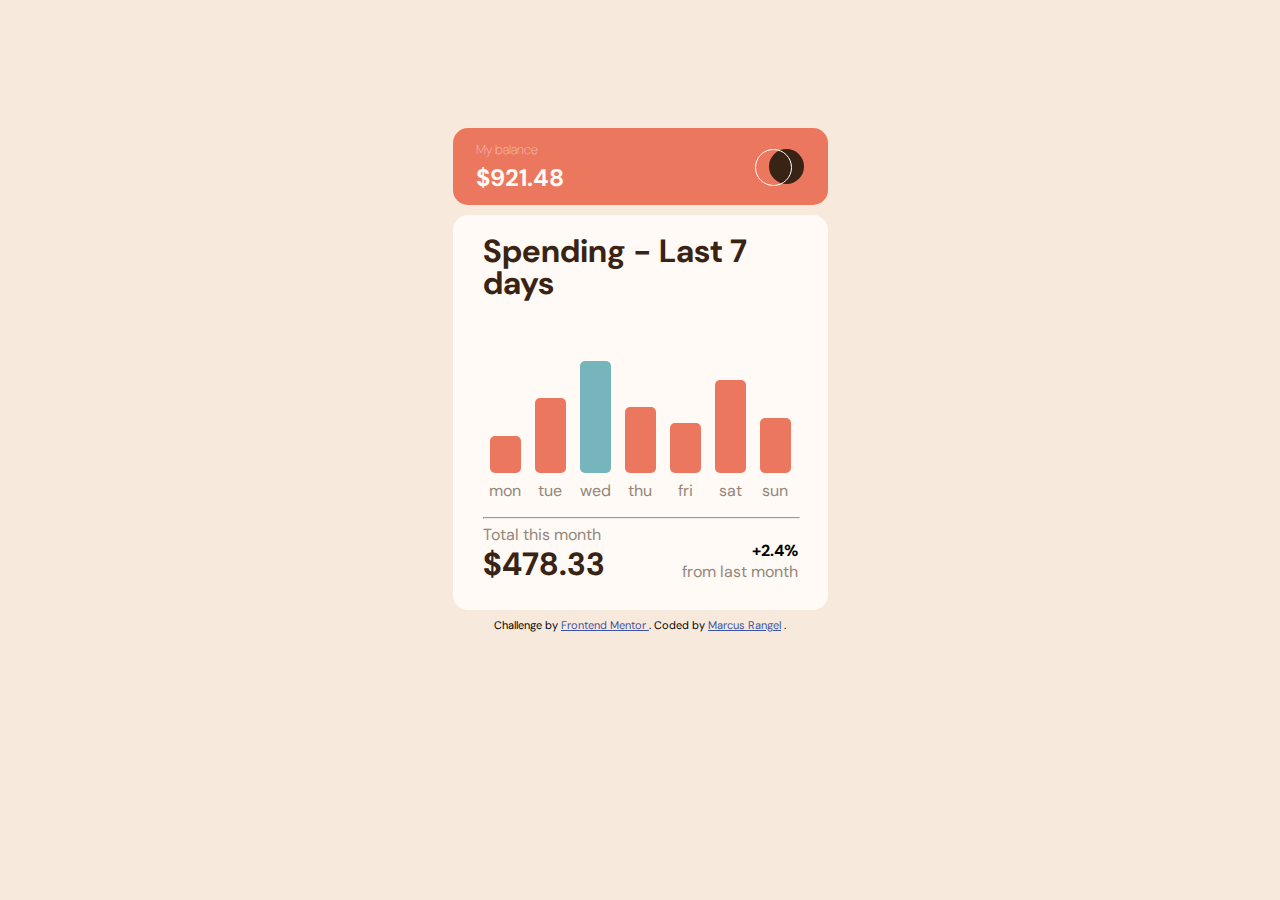
<file: Expenses Chart/index.html>
<!DOCTYPE html>
<html lang="en">
  <head>
    <meta charset="UTF-8" />
    <meta name="viewport" content="width=device-width, initial-scale=1.0" />
    <link rel="stylesheet" href="./styles/index.css" />

    <link
      rel="icon"
      type="image/png"
      sizes="32x32"
      href="./images/icons8-combo-chart-30.png"
    />

    <link rel="preconnect" href="https://fonts.googleapis.com" />
    <link rel="preconnect" href="https://fonts.gstatic.com" crossorigin />
    <link
      href="https://fonts.googleapis.com/css2?family=DM+Sans:wght@400;700&display=swap"
      rel="stylesheet"
    />
    <title>Frontend Mentor | Expenses chart component</title>
  </head>
  <body>
    <main>
      <header>
        <div class="header-wrapper">
          <div class="header-info">
            <p>My balance</p>
            <h2>$921.48</h2>
          </div>
          <div class="circles"></div>
        </div>
      </header>

      <section class="chart-main-info">
        <h1>Spending - Last 7 days</h1>
        <div class="week-data">
          <div class="day-info"></div>
          <div class="day-name"></div>
        </div>

        <hr />
        <div class="total-info">
          <div class="total-month">
            <p>Total this month</p>
            <p>$478.33</p>
          </div>
          <div class="last-month">
            <p style="font-weight: 700; color: var(--d)">+2.4%</p>
            <p>from last month</p>
          </div>
        </div>
      </section>

      <footer class="attribution">
        Challenge by
        <a href="https://www.frontendmentor.io?ref=challenge" target="_blank">
          Frontend Mentor
        </a>
        . Coded by
        <a href="https://github.com/WebDevCampos">Marcus Rangel</a>
        .
      </footer>
    </main>

    <script src="scripts/index.js"></script>
  </body>
</html>
</file>
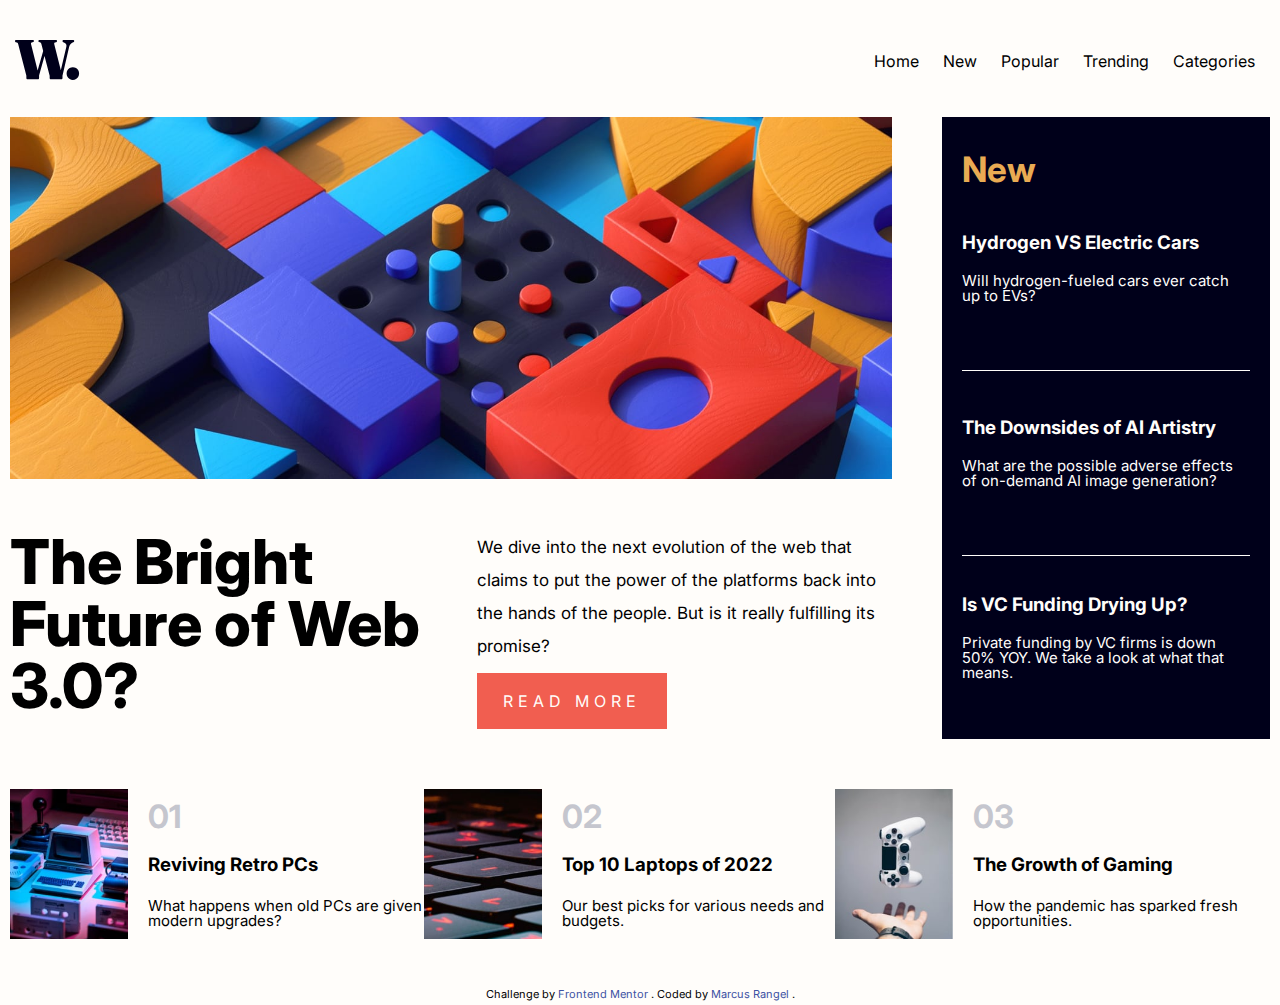
<file: News Page/index.html>
<!DOCTYPE html>
<html lang="en">
  <head>
    <meta charset="UTF-8" />
    <meta name="viewport" content="width=device-width, initial-scale=1.0" />
    <!-- displays site properly based on user's device -->

    <link rel="icon" type="image/png" href="./assets/images/favicon.ico" />
    <link rel="stylesheet" href="./styles/index.css" />
    <link rel="preconnect" href="https://fonts.googleapis.com" />
    <link rel="preconnect" href="https://fonts.gstatic.com" crossorigin />
    <link
      href="https://fonts.googleapis.com/css2?family=Inter:wght@400;700;800&display=swap"
      rel="stylesheet"
    />

    <title>Frontend Mentor | News homepage</title>
  </head>
  <body>
    <main class="grid-container">
      <header class="header">
        <a href="#">
          <img src="./assets/images/logo.svg" alt="Company logo" />
        </a>
        <nav id="top-navigation">
          <a href="#">Home</a>
          <a href="#">New</a>
          <a href="#">Popular</a>
          <a href="#">Trending</a>
          <a href="#">Categories</a>

          <img
            src="./assets/images/icon-menu.svg"
            class="icon"
            alt="menu icon"
          />
        </nav>
      </header>

      <div class="main-content">
        <article>
          <picture>
            <source
              media="(max-width: 768px)"
              srcset="./assets/images/image-web-3-mobile.jpg"
            />

            <img
              src="./assets/images/image-web-3-desktop.jpg"
              alt="Web3 Representation"
            />
          </picture>

          <div class="main-article">
            <div>
              <h1>The Bright Future of Web 3.0?</h1>
            </div>

            <div>
              <p>
                We dive into the next evolution of the web that claims to put
                the power of the platforms back into the hands of the people.
                But is it really fulfilling its promise?
              </p>
              <a class="main-article--button" href="#">READ MORE</a>
            </div>
          </div>
        </article>

        <div class="side-content">
          <h2>New</h2>

          <article>
            <h3>Hydrogen VS Electric Cars</h3>
            <p>Will hydrogen-fueled cars ever catch up to EVs?</p>
          </article>

          <article style="border-top: 1px solid; border-bottom: 1px solid">
            <h3>The Downsides of AI Artistry</h3>
            <p>
              What are the possible adverse effects of on-demand AI image
              generation?
            </p>
          </article>

          <article>
            <h3>Is VC Funding Drying Up?</h3>
            <p>
              Private funding by VC firms is down 50% YOY. We take a look at
              what that means.
            </p>
          </article>
        </div>
      </div>

      <div class="most-read">
        <article>
          <img
            src="./assets/images/image-retro-pcs.jpg"
            alt="PCs Retro Styled"
          />
          <div>
            <p>01</p>
            <h3>Reviving Retro PCs</h3>
            <p>What happens when old PCs are given modern upgrades?</p>
          </div>
        </article>

        <article>
          <img src="./assets/images/image-top-laptops.jpg" alt="Laptops" />
          <div>
            <p>02</p>
            <h3>Top 10 Laptops of 2022</h3>
            <p>Our best picks for various needs and budgets.</p>
          </div>
        </article>

        <article>
          <img
            src="./assets/images/image-gaming-growth.jpg"
            alt="Growth of gaming"
          />
          <div>
            <p>03</p>
            <h3>The Growth of Gaming</h3>
            <p>How the pandemic has sparked fresh opportunities.</p>
          </div>
        </article>
      </div>

      <footer class="attribution">
        Challenge by
        <a href="https://www.frontendmentor.io?ref=challenge" target="_blank">
          Frontend Mentor
        </a>
        . Coded by
        <a href="https://github.com/WebDevCampos">Marcus Rangel</a>
        .
      </footer>

      <aside class="sidenav">
        <div class="closenav-button-x">
          <img
            src="./assets/images/icon-menu-close.svg"
            class="closenav"
            alt="close menu icon"
          />
        </div>
        <div class="sidenav-links">
          <a href="#" class="closenav">New</a>
          <a href="#" class="closenav">Popular</a>
          <a href="#" class="closenav">Trending</a>
          <a href="#" class="closenav">Categories</a>
        </div>
      </aside>
    </main>
    <script src="./scripts/index.js"></script>
  </body>
</html>
</file>
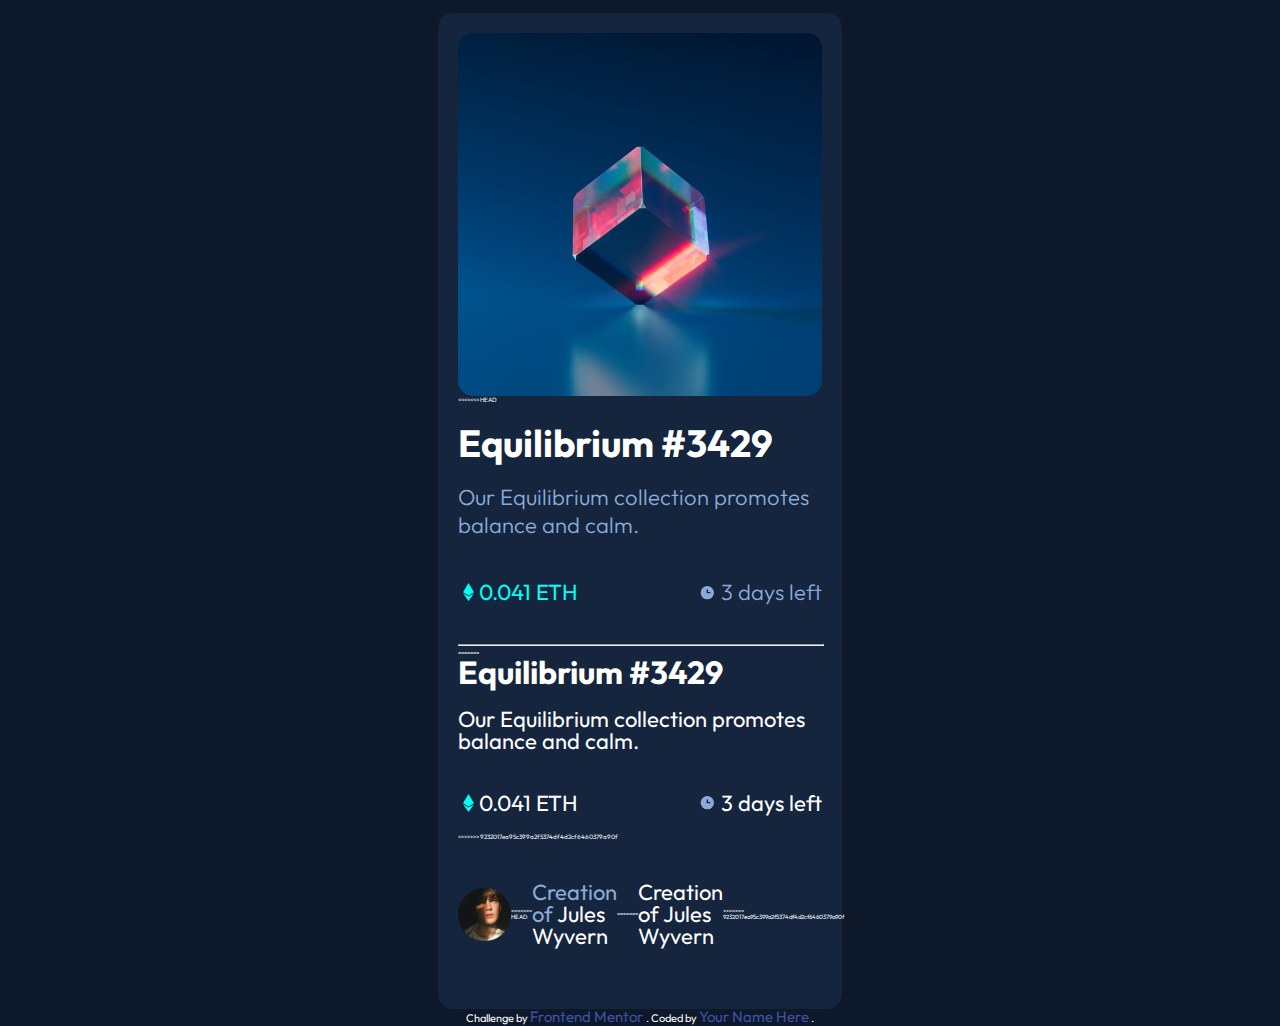
<file: nft-preview-card-component-main/index.html>
<!DOCTYPE html>
<html lang="en">
  <head>
    <meta charset="UTF-8" />
    <meta name="viewport" content="width=device-width, initial-scale=1.0" />
    <link rel="stylesheet" href="./styles/index.css" />
    <!--#region Fonts-->

    <link rel="preconnect" href="https://fonts.googleapis.com" />
    <link rel="preconnect" href="https://fonts.gstatic.com" crossorigin />
    <link
      href="https://fonts.googleapis.com/css2?family=Outfit:wght@300;400;600&display=swap"
      rel="stylesheet"
    />

    <!--#endregion Fonts-->
    <link
      rel="icon"
      type="image/png"
      sizes="32x32"
      href="./images/favicon-32x32.png"
    />

    <title>Frontend Mentor | NFT preview card component</title>
  </head>
  <body>
    <main>
      <img src="./images/image-equilibrium.jpg" alt="NFT Equilibrium" />

<<<<<<< HEAD
      <div class="product">
        <h1 class="product-name">Equilibrium #3429</h1>
        <p class="product-description">
          Our Equilibrium collection promotes balance and calm.
        </p>
      </div>

      <div class="value-and-time">
        <div class="value">
          <img src="./images/icon-ethereum.svg" alt="" aria-hidden="true" />
          <p>0.041 ETH</p>
        </div>
        <div class="time">
          <img src="./images/icon-clock.svg" alt="" aria-hidden="true" />
          <p>3 days left</p>
        </div>
      </div>
      <hr style="width: 100%" />
=======
      <div>
        <h1>Equilibrium #3429</h1>
        <p>Our Equilibrium collection promotes balance and calm.</p>
      </div>
      <div
        style="
          display: flex;
          flex-flow: row;
          justify-content: space-between;
          align-items: center;
        "
      >
        <div style="display: flex; flex-flow: row; align-items: center">
          <img
            src="./images/icon-ethereum.svg"
            alt=""
            aria-hidden="true"
            style="margin: 0 0.5rem"
          />
          <p>0.041 ETH</p>
        </div>
        <div style="display: flex; flex-flow: row; align-items: center">
          <img
            src="./images/icon-clock.svg"
            alt=""
            aria-hidden="true"
            style="margin: 0 0.5rem"
          />
          <p>3 days left</p>
        </div>
      </div>
>>>>>>> 9232017ea95c399a2f5374df4d2cf6460379a90f
      <div class="avatar-section">
        <img
          src="./images/image-avatar.png"
          alt="Creator of Equilibrium Jules Wyvern"
          class="creator-avatar"
        />
<<<<<<< HEAD
        <p>
          <span>Creation of</span>
          Jules Wyvern
        </p>
=======
        <p>Creation of Jules Wyvern</p>
>>>>>>> 9232017ea95c399a2f5374df4d2cf6460379a90f
      </div>
    </main>

    <footer class="attribution">
      Challenge by
      <a href="https://www.frontendmentor.io?ref=challenge" target="_blank">
        Frontend Mentor
      </a>
      . Coded by
      <a href="#">Your Name Here</a>
      .
    </footer>
  </body>
</html>
</file>
<file: Expenses Chart/styles/index.css>
/* http://meyerweb.com/eric/tools/css/reset/ 
   v2.0 | 20110126
   License: none (public domain)
*/
:root {
  --softRed: #ec775f;
  --cyan: #76b5bc;
  --darkBrown: #382314;
  --mediumBrown: #93867b;
  --cream: #f8e9dd;
  --veryPaleOrange: #fffaf5;
}
html,
body,
div,
span,
applet,
object,
iframe,
h1,
h2,
h3,
h4,
h5,
h6,
p,
blockquote,
pre,
a,
abbr,
acronym,
address,
big,
cite,
code,
del,
dfn,
em,
img,
ins,
kbd,
q,
s,
samp,
small,
strike,
strong,
sub,
sup,
tt,
var,
b,
u,
i,
center,
dl,
dt,
dd,
ol,
ul,
li,
fieldset,
form,
label,
legend,
table,
caption,
tbody,
tfoot,
thead,
tr,
th,
td,
article,
aside,
canvas,
details,
embed,
figure,
figcaption,
footer,
header,
hgroup,
menu,
nav,
output,
ruby,
section,
summary,
time,
mark,
audio,
video {
  margin: 0;
  padding: 0;
  border: 0;
}
/* HTML5 display-role reset for older browsers */
article,
aside,
details,
figcaption,
figure,
footer,
header,
hgroup,
menu,
nav,
section {
  display: block;
}

ol,
ul {
  list-style: none;
}
blockquote,
q {
  quotes: none;
}
blockquote:before,
blockquote:after,
q:before,
q:after {
  content: "";
  content: none;
}
table {
  border-collapse: collapse;
  border-spacing: 0;
}
body {
  background-color: var(--cream);
  line-height: 1;
  margin: auto;
  max-width: 1440px;
  font-family: "DM Sans", sans-serif;
}

main {
  max-width: 375px;
  margin: 10% auto 0;
}
header {
  background-color: var(--softRed);
  padding: 15px;
}
hr {
  width: 100%;
}
header,
.chart-main-info {
  border-radius: 15px;
}
.header-wrapper {
  width: 95%;
  margin: auto;
  flex-flow: row nowrap;
  align-items: center;
}
.header-info {
  color: var(--veryPaleOrange);
}
.header-info p {
  font-size: 13px;
  font-weight: lighter;
  margin-bottom: 10px;
}
.circles,
.circles::before {
  width: 35px;
  height: 35px;
  border-radius: 50%;
}
.circles {
  background-color: var(--darkBrown);
  position: relative;
}

.circles::before {
  content: "";
  border: 1px solid #fff;
  right: 12px;
  position: absolute;
}
.chart-main-info,
.day-name div {
  margin: 10px 0;
}

.day-amount {
  border-radius: 5px;
}
.chart-main-info {
  background-color: var(--veryPaleOrange);
  padding: 10px 30px;
}
.chart-main-info h1 {
  color: var(--darkBrown);
  margin: 10px 0 -40px 0;
}
.week-data,
.day-info,
.day-name,
.header-wrapper,
.total-info {
  display: flex;
}
.header-wrapper,
.week-data,
.total-info {
  justify-content: space-between;
}
.week-data {
  flex-flow: column;
  height: 250px;
}
.day-info,
.day-name {
  justify-content: space-around;
  width: 100%;
}
.day-info {
  flex-flow: row-reverse;
  transform: rotate(180deg);
  height: 100%;
}

.day-name div {
  color: var(--mediumBrown);
  width: 100%;
  text-align: center;
}
.day-amount {
  width: 10%;
  background-color: var(--softRed);
  position: relative;
}
.day-amount:nth-child(3){
    background-color: var(--cyan);
}
.day-amount:nth-child(3):hover{
   box-shadow:0 0 100px inset rgb(169 216 230);
}
.day-amount:hover {box-shadow: 0 0 100px inset rgb(237 154 143); cursor:pointer}

.tooltip {
  position: absolute;
  bottom: -25px;
  left: -10px;
  transform: rotate(180deg);
  text-align: center;
  font-size: 12px;
color:#fff;
padding:5px;
border-radius:5px;
  background:var(--darkBrown)

}
.total-info {
  align-items: flex-end;
  margin-bottom: 20px;
}
.total-month p:nth-child(2),
.last-month p:nth-child(2) {
  margin-top: 5px;
}
.total-month p:first-child,
.last-month p:nth-child(2) {
  color: var(--mediumBrown);
}
.total-month p:nth-child(2) {
  font-size: 32px;
  font-weight: 700;
  color: var(--darkBrown);
}

.last-month {
  text-align: end;
}
.last-month:first-child {
  font-weight: 700;
  color: var(--darkBrown);
}

.attribution {
  font-size: 11px;
  text-align: center;
}
.attribution a {
  color: #3e52a3;
}
</file>
<file: News Page/styles/index.css>
@import url(./reset.css);

:root {
  --softOrange: #e9ab53;
  --softRed: #f15e50;
  --offWhite: #fffdfa;
  --grayishBlue: #c5c6ce;
  --darkGrayishBlue: #5d5f79;
  --veryDarkBlue: #00001a;
}

body {
  max-width: 90rem;
  margin: 0 auto;
  font-family: "Inter", sans-serif;
  background-color: var(--offWhite);
}
a {
  text-decoration: none;
  color: #000;
}

picture img {
  width: 100%;
  padding: 0;
}
header {
  display: flex;
  justify-content: space-between;
  align-items: center;
  padding: 0.3125rem;
  margin: 1.875rem 0;
}
nav a {
  margin: 0 0.625rem;
}
nav a:hover,
.sidenav-links a:hover {
  color: var(--softRed);
}
.grid-container,
.main-article,
.main-content,
.most-read {
  display: grid;
}
.grid-container {
  padding: 0.3125rem 0.625rem;
  position: relative;
}

.header {
  grid-row: 1;
}
.main-content {
  grid-row: 2;
  grid-template-columns: 70% auto;
  gap: 3.125rem;
}

.main-article {
  grid-template-columns: auto auto;
  margin: 3.125rem 0rem 0.625rem;
  justify-content: space-between;
  gap: 3.125rem;
}
.main-article h1 {
  font-size: 3.875rem;
  font-weight: 800;
}
.main-article--button {
  display: inline-block;
  background-color: var(--softRed);
  margin-top: 0.625rem;
  padding: 1.25rem;
  width: 9.375rem;

  text-align: center;
  color: var(--offWhite);
  letter-spacing: 0.3125rem;
}

.main-article--button:hover {
  background-color: var(--veryDarkBlue);
}
.main-article:nth-child(2) div:nth-child(2) {
  display: flex;
  flex-flow: column;
  justify-content: space-between;
}
.main-article:nth-child(2) div p {
  font-size: 1.0625rem;
  line-height: 2.0625rem;
  padding: 0 0.625rem 0 0;
}
.most-read {
  grid-row: 3;
}
.attribution {
  grid-row: 4;
}

.side-content {
  background-color: var(--veryDarkBlue);
  color: var(--offWhite);
  padding: 2.1875rem 1.25rem 0;
  display: flex;
  flex-direction: column;
  justify-content: space-around;
}

.side-content h2 {
  font-size: 2.1875rem;
  color: var(--softOrange);
}
.side-content article {
  height: 50%;
  justify-content: center;
  display: flex;
  flex-flow: column;
}

.side-content article h3:hover {
  color: var(--softOrange);
  cursor: pointer;
}
.side-content article p {
  margin: 1.25rem 0;
}

.most-read {
  margin: 3.125rem 0;
  grid-template-columns: repeat(3, auto);
  justify-content: space-between;
}
.most-read img {
  max-width: 9.375rem;
  height: 9.375rem;
  object-fit: cover;
}
.most-read article,
.most-read article div {
  display: flex;
}
.most-read article div {
  flex-flow: column;
  justify-content: space-around;
  margin-left: 1.25rem;
}
.most-read article h3:hover {
  color: var(--softRed);
  cursor: pointer;
}
.most-read article div p:nth-child(1) {
  font-size: 2rem;
  color: var(--grayishBlue);
  font-weight: 700;
}
.sidenav {
  position: fixed;
  width: 0;
  height: 100%;
  background-color: var(--offWhite);
  right: 0;
  top: 0;
  transition: 0.5s;
}
.sidenav .closenav:hover {
  cursor: pointer;
}

.closenav-button-x {
  font-size: 3.125rem;
  text-align: end;
  padding: 1.875rem;
}

.sidenav-links {
  display: flex;
  flex-flow: column;
  justify-content: space-around;
  height: 50%;
  margin-left: 1.875rem;
}
.sidenav-links a {
  font-size: 1.5625rem;
  font-weight: 400;
}
.sidenav.open {
  width: 23.4375rem;
  opacity: 1;
}
.sidenav::before {
  content: "";
  position: absolute;
  left: -100%;
  width: 100%;
  height: 100%;
  background-color: rgba(0, 0, 0, 0.5);
}
.icon {
  display: none;
}
.icon:hover {
  cursor: pointer;
}
.attribution {
  font-size: 11px;
  text-align: center;
}
.attribution a {
  color: hsl(228, 45%, 44%);
}

@media screen and (max-width: 56.25rem) {
  .main-article h1 {
    font-size: 2.625rem;
    font-weight: 800;
  }

  .main-article:nth-child(2) div p {
    font-size: 0.9375rem;
    line-height: initial;
    padding: 0 0.625rem 0 0;
  }
}

@media screen and (max-width: 48rem) {
  .header {
    position: fixed;
    top: 0;
    width: 95.5%;
    background-color: var(--offWhite);
    margin: -0.125rem 0 1.25rem;
    padding: 0.625rem;
  }
  .header nav a {
    display: none;
  }
  .icon {
    display: block;
    margin-right: 1.25rem;
  }
  .main-content,
  .main-article,
  .most-read {
    grid-template-columns: auto;
  }
  .main-article h1 {
    font-size: 3.25rem;
    font-weight: 800;
  }
  .main-article:nth-child(2) div p {
    font-size: 0.9375rem;
    padding: 0;
  }
  .side-content {
    height: 31.25rem;
  }
  .main-article div h1 {
    width: 99%;
    margin: auto;
  }
  .most-read {
    margin: 3.125rem auto;
  }

  .most-read article {
    margin: 1.25rem 0;
  }
}
</file>
<file: nft-preview-card-component-main/styles/index.css>
@import url(./reset.css);
:root {
  --soft-blue: hsl(215, 51%, 70%);
  --cyan: hsl(178, 100%, 50%);
  --main-bg: hsl(217, 54%, 11%);
  --card-bg: hsl(216, 50%, 16%);
  --line: hsl(215, 32%, 27%);
  --white: hsl(0, 0%, 100%);
  --footer-link: hsl(228, 45%, 44%);
  --outfit-font: "Outfit", sans-serif;
}
body {
  background: var(--main-bg);
  font-family: var(--outfit-font);
  color: var(--white);
}
main {
  max-width: clamp(32.5rem, 32.5rem + 3vw, 37.5rem);
  margin: 1% auto 0;
  background: var(--card-bg);
  padding: 2rem;
  border-radius: 1rem;
}
img {
  max-width: 100%;
}
main,
img {
  border-radius: 1.5rem;
}
p {
  font-size: clamp(1.3rem, 1.3rem + 1vw, 2.2rem);
  margin: 2rem 0;
}
.product,
.value-and-time,
.avatar-section {
  margin: calc(2rem + 0.1vw) 0;
}
.product-name {
  font-size: clamp(2.5rem, 2.5rem + 1vw, 4rem);
}
.product-description {
  line-height: 1.3;
  color: var(--soft-blue);
  font-weight: 300;
}
.value-and-time,
.avatar-section {
  justify-content: space-between;
  align-items: center;
}
.value-and-time,
.value,
.time,
.avatar-section {
  display: flex;
  flex-flow: row;
  align-items: center;
}

.value img,
.time img {
  margin: 0 0.5rem;
}
.value p {
  color: var(--cyan);
}
.time p {
  color: var(--soft-blue);
  font-weight: 300;
}
.avatar-section span {
  font-size: inherit;
  color: var(--soft-blue);
}
.creator-avatar {
  max-width: clamp(4.5rem, 4rem + 1vw, 100%);
}
.attribution {
  font-size: 1.1rem;
  text-align: center;
}
.attribution a {
  color: var(--footer-link);
}
</file>
